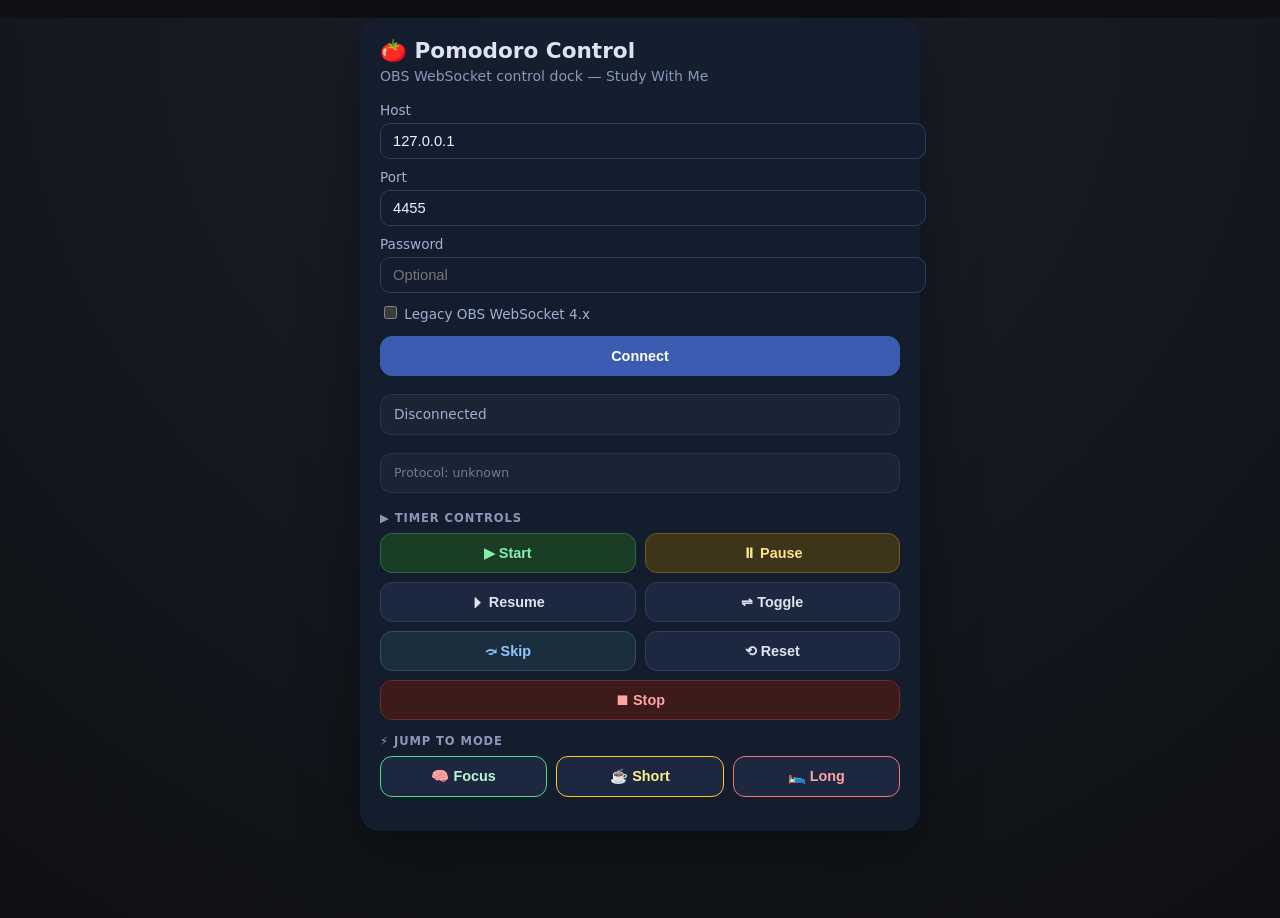
<file: dock/index.html>
<!DOCTYPE html>
<html lang="en">
<head>
    <meta charset="UTF-8">
    <meta name="viewport" content="width=device-width, initial-scale=1.0">
    <title>OBS Pomodoro Control Dock</title>
    <link rel="stylesheet" href="styles.css">
</head>
<body>
    <div class="dock-shell">
        <header>
            <h1>🍅 Pomodoro Control</h1>
            <p class="subtitle">OBS WebSocket control dock — Study With Me</p>
        </header>

        <section class="connection-panel">
            <div class="row">
                <label for="host">Host</label>
                <input id="host" type="text" value="127.0.0.1">
            </div>
            <div class="row">
                <label for="port">Port</label>
                <input id="port" type="text" value="4455">
            </div>
            <div class="row">
                <label for="password">Password</label>
                <input id="password" type="password" placeholder="Optional">
            </div>
            <div class="row row-inline">
                <label><input id="legacy" type="checkbox"> Legacy OBS WebSocket 4.x</label>
            </div>
            <button id="connect" class="primary">Connect</button>
            <div id="status" class="status info">Disconnected</div>
            <div id="version" class="status version">Protocol: unknown</div>
        </section>

        <section class="controls">
            <p class="group-label">▶ Timer Controls</p>
            <div class="button-grid">
                <button class="btn-start"  onclick="triggerHotkey('pomo_start')">▶ Start</button>
                <button class="btn-pause"  onclick="triggerHotkey('pomo_pause')">⏸ Pause</button>
                <button onclick="triggerHotkey('pomo_resume')">⏵ Resume</button>
                <button onclick="triggerHotkey('pomo_toggle')">⇌ Toggle</button>
                <button class="btn-skip"   onclick="triggerHotkey('pomo_skip')">⤼ Skip</button>
                <button onclick="triggerHotkey('pomo_reset')">⟲ Reset</button>
                <button class="btn-stop span2" onclick="triggerHotkey('pomo_stop')">⏹ Stop</button>
            </div>
            <p class="group-label">⚡ Jump To Mode</p>
            <div class="button-grid cols3">
                <button class="btn-focus"  onclick="triggerHotkey('pomo_focus')">🧠 Focus</button>
                <button class="btn-short"  onclick="triggerHotkey('pomo_short_break')">☕ Short</button>
                <button class="btn-long"   onclick="triggerHotkey('pomo_long_break')">🛌 Long</button>
            </div>
        </section>
    </div>

    <script src="app.js"></script>
</body>
</html>
</file>
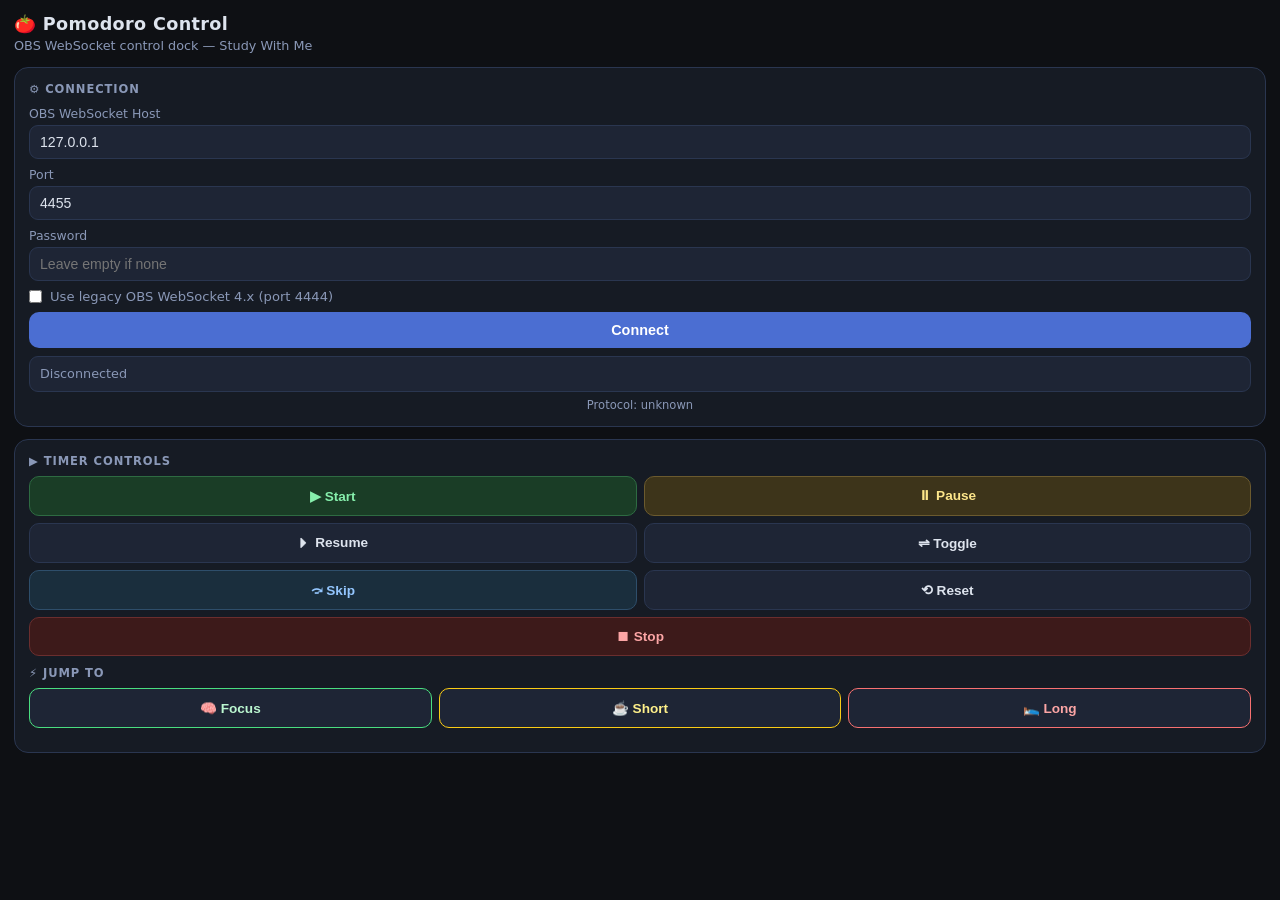
<file: pomodoro_dock.html>
<!DOCTYPE html>
<html lang="en">
<head>
    <meta charset="UTF-8">
    <meta name="viewport" content="width=device-width, initial-scale=1.0">
    <title>Pomodoro Control Dock</title>
    <style>
        :root {
            --bg: #0e1014;
            --surface: #161b24;
            --surface2: #1e2535;
            --border: #2a3650;
            --text: #dee4ee;
            --muted: #8a98b7;
            --accent: #4b6ed2;
            --accent-hover: #5d80e8;
            --success: #4ade80;
            --error: #f87171;
            --warn: #fbbf24;
            --focus-col: #00FF00;
            --break-col: #FFFF00;
            --long-col: #FF6B6B;
            --prep-col: #00CFFF;
        }
        * { box-sizing: border-box; margin: 0; padding: 0; }
        body {
            font-family: Inter, system-ui, -apple-system, "Segoe UI", sans-serif;
            background: var(--bg);
            color: var(--text);
            min-height: 100vh;
            padding: 14px;
        }
        h1 {
            font-size: 1.1rem;
            font-weight: 700;
            letter-spacing: 0.02em;
            margin-bottom: 4px;
        }
        .subtitle {
            font-size: 0.8rem;
            color: var(--muted);
            margin-bottom: 14px;
        }
        .card {
            background: var(--surface);
            border: 1px solid var(--border);
            border-radius: 14px;
            padding: 14px;
            margin-bottom: 12px;
        }
        .card-title {
            font-size: 0.72rem;
            font-weight: 600;
            color: var(--muted);
            text-transform: uppercase;
            letter-spacing: 0.08em;
            margin-bottom: 10px;
        }
        .field { margin-bottom: 8px; }
        .field label {
            display: block;
            font-size: 0.78rem;
            color: var(--muted);
            margin-bottom: 4px;
        }
        .field input[type="text"],
        .field input[type="password"] {
            width: 100%;
            background: var(--surface2);
            border: 1px solid var(--border);
            border-radius: 9px;
            color: var(--text);
            padding: 8px 10px;
            font-size: 0.88rem;
            outline: none;
            transition: border-color 0.15s;
        }
        .field input:focus { border-color: var(--accent); }
        .field-row {
            display: flex;
            align-items: center;
            gap: 8px;
            font-size: 0.82rem;
            color: var(--muted);
            margin-top: 6px;
        }
        .field-row input[type="checkbox"] { accent-color: var(--accent); }
        .btn-connect {
            width: 100%;
            margin-top: 8px;
            padding: 10px;
            background: var(--accent);
            color: white;
            border: none;
            border-radius: 10px;
            font-size: 0.9rem;
            font-weight: 600;
            cursor: pointer;
            transition: background 0.15s, transform 0.12s;
        }
        .btn-connect:hover { background: var(--accent-hover); transform: translateY(-1px); }
        #statusBox {
            margin-top: 8px;
            padding: 8px 10px;
            border-radius: 9px;
            font-size: 0.8rem;
            background: var(--surface2);
            border: 1px solid var(--border);
            color: var(--muted);
            min-height: 32px;
            line-height: 1.4;
        }
        #statusBox.success { color: var(--success); border-color: rgba(74,222,128,0.3); }
        #statusBox.error   { color: var(--error);   border-color: rgba(248,113,113,0.3); }
        #statusBox.info    { color: #93c5fd;         border-color: rgba(147,197,253,0.25); }

        /* Timer controls */
        .section-label {
            font-size: 0.72rem;
            font-weight: 600;
            color: var(--muted);
            text-transform: uppercase;
            letter-spacing: 0.08em;
            margin-bottom: 8px;
        }
        .btn-grid {
            display: grid;
            grid-template-columns: repeat(2, 1fr);
            gap: 7px;
            margin-bottom: 10px;
        }
        .btn-grid.cols3 { grid-template-columns: repeat(3, 1fr); }
        button.ctrl {
            padding: 11px 8px;
            border: none;
            border-radius: 10px;
            font-size: 0.85rem;
            font-weight: 600;
            cursor: pointer;
            transition: background 0.14s, transform 0.12s, opacity 0.14s;
            background: var(--surface2);
            color: var(--text);
            border: 1px solid var(--border);
        }
        button.ctrl:hover { transform: translateY(-1px); background: #283250; border-color: var(--accent); }
        button.ctrl.start   { background: #1a3d26; border-color: #2e6b42; color: #86efac; }
        button.ctrl.start:hover   { background: #205030; }
        button.ctrl.stop    { background: #3d1a1a; border-color: #6b2e2e; color: #fca5a5; }
        button.ctrl.stop:hover    { background: #502020; }
        button.ctrl.pause   { background: #3d341a; border-color: #6b5a2e; color: #fde68a; }
        button.ctrl.pause:hover   { background: #504020; }
        button.ctrl.skip    { background: #1a2e3d; border-color: #2e4e6b; color: #93c5fd; }
        button.ctrl.skip:hover    { background: #204050; }
        button.ctrl.focus   { color: #bbf7d0; border-color: #4ade80; }
        button.ctrl.focus:hover   { background: #1a3520; }
        button.ctrl.sbreak  { color: #fef08a; border-color: #facc15; }
        button.ctrl.sbreak:hover  { background: #35300a; }
        button.ctrl.lbreak  { color: #fca5a5; border-color: #f87171; }
        button.ctrl.lbreak:hover  { background: #3d1a1a; }
        .version-box {
            text-align: center;
            font-size: 0.72rem;
            color: var(--muted);
            margin-top: 6px;
        }
    </style>
</head>
<body>
    <h1>🍅 Pomodoro Control</h1>
    <p class="subtitle">OBS WebSocket control dock — Study With Me</p>

    <div class="card">
        <div class="card-title">⚙ Connection</div>
        <div class="field">
            <label for="host">OBS WebSocket Host</label>
            <input id="host" type="text" value="127.0.0.1">
        </div>
        <div class="field">
            <label for="port">Port</label>
            <input id="port" type="text" value="4455">
        </div>
        <div class="field">
            <label for="password">Password</label>
            <input id="password" type="password" placeholder="Leave empty if none">
        </div>
        <div class="field-row">
            <input id="legacy" type="checkbox">
            <label for="legacy">Use legacy OBS WebSocket 4.x (port 4444)</label>
        </div>
        <button class="btn-connect" onclick="connectWebSocket()">Connect</button>
        <div id="statusBox">Disconnected</div>
        <div class="version-box" id="versionBox">Protocol: unknown</div>
    </div>

    <div class="card">
        <div class="section-label">▶ Timer Controls</div>
        <div class="btn-grid">
            <button class="ctrl start"  onclick="triggerHotkey('pomo_start')">▶ Start</button>
            <button class="ctrl pause"  onclick="triggerHotkey('pomo_pause')">⏸ Pause</button>
            <button class="ctrl"        onclick="triggerHotkey('pomo_resume')">⏵ Resume</button>
            <button class="ctrl"        onclick="triggerHotkey('pomo_toggle')">⇌ Toggle</button>
            <button class="ctrl skip"   onclick="triggerHotkey('pomo_skip')">⤼ Skip</button>
            <button class="ctrl"        onclick="triggerHotkey('pomo_reset')">⟲ Reset</button>
            <button class="ctrl stop"   onclick="triggerHotkey('pomo_stop')" style="grid-column: span 2;">⏹ Stop</button>
        </div>
        <div class="section-label">⚡ Jump To</div>
        <div class="btn-grid cols3">
            <button class="ctrl focus"  onclick="triggerHotkey('pomo_focus')">🧠 Focus</button>
            <button class="ctrl sbreak" onclick="triggerHotkey('pomo_short_break')">☕ Short</button>
            <button class="ctrl lbreak" onclick="triggerHotkey('pomo_long_break')">🛌 Long</button>
        </div>
    </div>

    <script>
        let socket = null;
        let requestId = 1;
        let useLegacy = false;
        const pendingRequests = {};

        function updateStatus(message, level = 'info') {
            const box = document.getElementById('statusBox');
            box.textContent = message;
            box.className = level;
        }

        function updateVersion(message) {
            document.getElementById('versionBox').textContent = message;
        }

        function sendJSON(payload) {
            if (!socket || socket.readyState !== WebSocket.OPEN) {
                updateStatus('WebSocket is not open.', 'error');
                return;
            }
            socket.send(JSON.stringify(payload));
        }

        function sendRequest(requestType, requestData = {}) {
            const requestIdText = 'req_' + requestId++;
            const payload = useLegacy
                ? { 'request-type': requestType, 'message-id': requestIdText, ...requestData }
                : { op: 6, d: { requestType, requestId: requestIdText, requestData } };
            return new Promise((resolve, reject) => {
                pendingRequests[requestIdText] = { resolve, reject };
                sendJSON(payload);
                setTimeout(() => {
                    if (pendingRequests[requestIdText]) {
                        reject('Request timed out: ' + requestType);
                        delete pendingRequests[requestIdText];
                    }
                }, 8000);
            });
        }

        async function sha256Base64(message) {
            const data = new TextEncoder().encode(message);
            const digest = await crypto.subtle.digest('SHA-256', data);
            const bytes = new Uint8Array(digest);
            let binary = '';
            for (let i = 0; i < bytes.byteLength; i++) binary += String.fromCharCode(bytes[i]);
            return btoa(binary);
        }

        async function connectWebSocket() {
            const host = document.getElementById('host').value.trim();
            const port = document.getElementById('port').value.trim();
            const password = document.getElementById('password').value;
            useLegacy = document.getElementById('legacy').checked;
            if (!host || !port) { updateStatus('Enter host and port first.', 'error'); return; }
            if (socket && socket.readyState === WebSocket.OPEN) socket.close();
            const url = `ws://${host}:${port}`;
            updateStatus('Connecting to ' + url + (useLegacy ? ' (legacy)' : '') + '…', 'info');
            updateVersion('Protocol: ' + (useLegacy ? 'OBS WebSocket 4.x (legacy)' : 'OBS WebSocket 5.x'));
            socket = new WebSocket(url);
            socket.onopen = async () => {
                updateStatus('Connected. Checking auth…', 'info');
                try {
                    const authInfo = await sendRequest('GetAuthRequired', {});
                    const authRequired = useLegacy ? authInfo.authRequired === true : authInfo.authRequired;
                    if (authRequired) {
                        if (!password) { updateStatus('Password required for OBS WebSocket.', 'error'); return; }
                        const secret = await sha256Base64(password + authInfo.salt);
                        const auth = await sha256Base64(secret + authInfo.challenge);
                        await sendRequest('Authenticate', { auth });
                    }
                    updateStatus('✓ Authenticated and ready.', 'success');
                } catch (error) {
                    updateStatus('Auth failed: ' + error, 'error');
                }
            };
            socket.onmessage = (event) => {
                let message;
                try { message = JSON.parse(event.data); } catch { return; }
                if (!useLegacy && message.op === 7 && message.d && message.d.requestId) {
                    const pending = pendingRequests[message.d.requestId];
                    if (pending) {
                        delete pendingRequests[message.d.requestId];
                        if (message.d.status && message.d.status.code === 0) pending.resolve(message.d.responseData || {});
                        else pending.reject(message.d.error || 'Unknown error');
                    }
                }
                if (useLegacy && message['message-id']) {
                    const pending = pendingRequests[message['message-id']];
                    if (pending) {
                        delete pendingRequests[message['message-id']];
                        if (message.status === 'ok') pending.resolve(message);
                        else pending.reject(message.error || 'Unknown error');
                    }
                }
            };
            socket.onerror = () => updateStatus('WebSocket error.', 'error');
            socket.onclose = (e) => updateStatus('Disconnected (' + e.code + ')' + (e.reason ? ': ' + e.reason : ''), 'error');
        }

        async function triggerHotkey(name) {
            if (!socket || socket.readyState !== WebSocket.OPEN) { updateStatus('Not connected to OBS.', 'error'); return; }
            try {
                await sendRequest('TriggerHotkeyByName', { hotkeyName: name });
                updateStatus('✓ Triggered: ' + name, 'success');
            } catch (error) {
                updateStatus('Failed to trigger: ' + error, 'error');
            }
        }
    </script>
</body>
</html>
</file>
<file: dock/styles.css>
:root {
    color-scheme: dark;
    font-family: Inter, system-ui, -apple-system, BlinkMacSystemFont, "Segoe UI", sans-serif;
    background: #0e1014;
    color: #dee4ee;
}

body {
    margin: 0;
    min-height: 100vh;
    background: radial-gradient(circle at top, #1c202b 0%, #0e1014 100%);
}

.dock-shell {
    width: min(520px, calc(100vw - 24px));
    margin: 18px auto;
    padding: 20px;
    border-radius: 20px;
    background: rgba(20, 30, 47, 0.95);
    box-shadow: 0 20px 60px rgba(0, 0, 0, 0.35);
}

header {
    margin-bottom: 18px;
}

h1 {
    margin: 0;
    font-size: 1.35rem;
}

.subtitle {
    margin: 5px 0 0;
    color: #8a98b7;
    font-size: 0.88rem;
}

.connection-panel {
    display: grid;
    gap: 10px;
    margin-bottom: 18px;
}

.row {
    display: grid;
    gap: 5px;
}

.row-inline {
    align-items: center;
    grid-template-columns: minmax(0, 1fr);
}

label {
    font-size: 0.85rem;
    color: #9fb1d1;
}

input[type="text"], input[type="password"] {
    width: 100%;
    border: 1px solid #2d3d5a;
    border-radius: 10px;
    background: #141d2f;
    color: #eef3ff;
    padding: 9px 12px;
    font-size: 0.92rem;
    outline: none;
    transition: border-color 0.15s;
}
input[type="text"]:focus, input[type="password"]:focus {
    border-color: #4b6ed2;
}

button {
    border: 1px solid #2d3d5a;
    border-radius: 12px;
    background: #1c2840;
    color: #dee4ee;
    font-size: 0.9rem;
    font-weight: 600;
    cursor: pointer;
    padding: 11px 12px;
    transition: transform 0.14s ease, background-color 0.14s ease, border-color 0.14s ease;
}

button:hover {
    transform: translateY(-1px);
    background: #263456;
    border-color: #4b6ed2;
}

button.primary {
    width: 100%;
    margin-top: 4px;
    background: #3b5cb1;
    border-color: #3b5cb1;
    color: white;
    padding: 11px;
}
button.primary:hover { background: #4b6ed2; border-color: #4b6ed2; }

/* Timer control buttons */
.btn-start  { background: #1a3d26; border-color: #2e6b42; color: #86efac; }
.btn-start:hover  { background: #205030; }
.btn-pause  { background: #3d341a; border-color: #6b5a2e; color: #fde68a; }
.btn-pause:hover  { background: #504020; }
.btn-skip   { background: #1a2e3d; border-color: #2e4e6b; color: #93c5fd; }
.btn-skip:hover   { background: #204050; }
.btn-stop   { background: #3d1a1a; border-color: #6b2e2e; color: #fca5a5; }
.btn-stop:hover   { background: #502020; }
.btn-focus  { color: #bbf7d0; border-color: #4ade80; }
.btn-focus:hover  { background: #1a3520; }
.btn-short  { color: #fef08a; border-color: #facc15; }
.btn-short:hover  { background: #35300a; }
.btn-long   { color: #fca5a5; border-color: #f87171; }
.btn-long:hover   { background: #3d1a1a; }
.span2 { grid-column: span 2; }

.controls { }

.group-label {
    font-size: 0.72rem;
    font-weight: 600;
    color: #8a98b7;
    text-transform: uppercase;
    letter-spacing: 0.08em;
    margin: 0 0 8px;
}

.button-grid {
    display: grid;
    grid-template-columns: repeat(2, minmax(0, 1fr));
    gap: 9px;
    margin-bottom: 14px;
}

.button-grid.cols3 {
    grid-template-columns: repeat(3, minmax(0, 1fr));
}

.status {
    margin-top: 8px;
    padding: 10px 13px;
    border-radius: 12px;
    border: 1px solid rgba(255, 255, 255, 0.07);
    background: rgba(255, 255, 255, 0.03);
    font-size: 0.85rem;
    line-height: 1.4;
}

.status.info    { color: #9fb1d1; }
.status.success { color: #86efac; border-color: rgba(134, 239, 172, 0.25); }
.status.error   { color: #f87171; border-color: rgba(248, 113, 113, 0.25); }
.status.version { background: rgba(255,255,255,0.03); font-size: 0.78rem; color: #6a7d9e; }

@media (max-width: 460px) {
    .button-grid { grid-template-columns: 1fr; }
    .button-grid.cols3 { grid-template-columns: 1fr; }
    .span2 { grid-column: span 1; }
}
</file>
